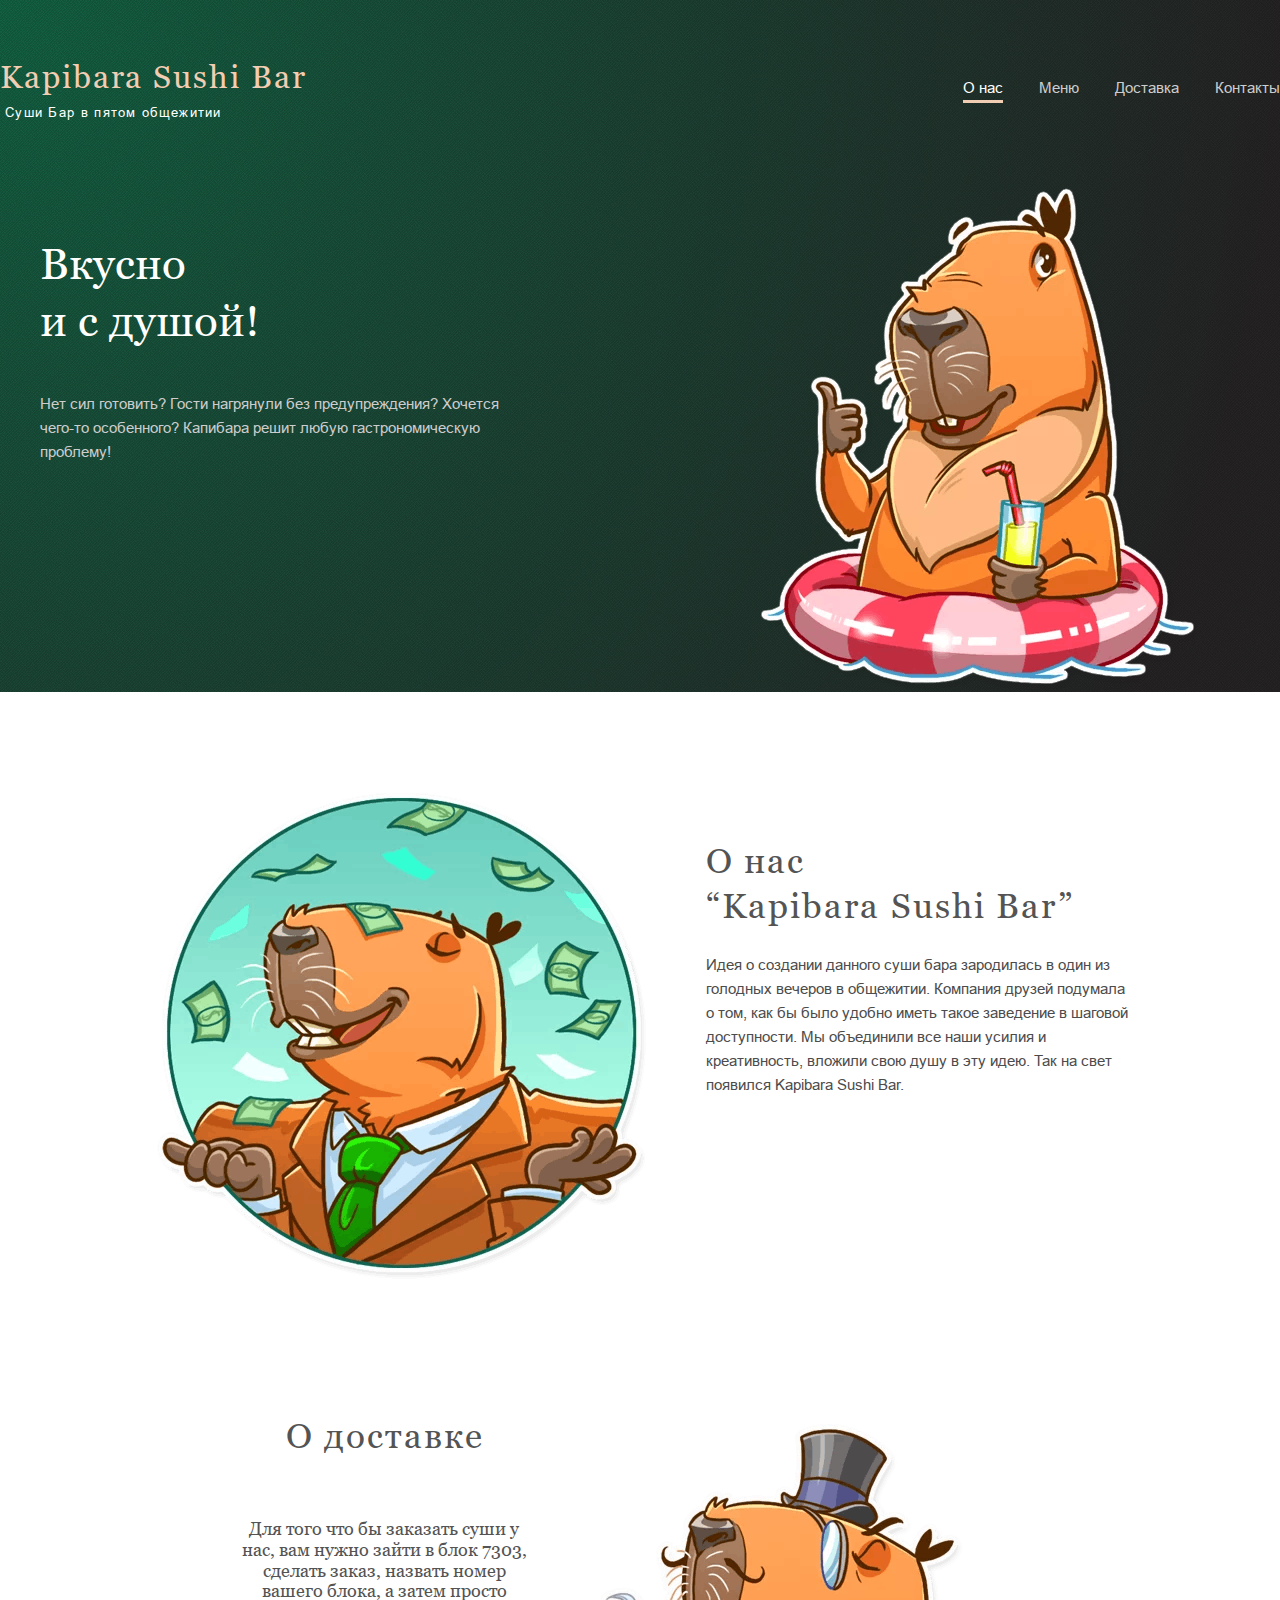
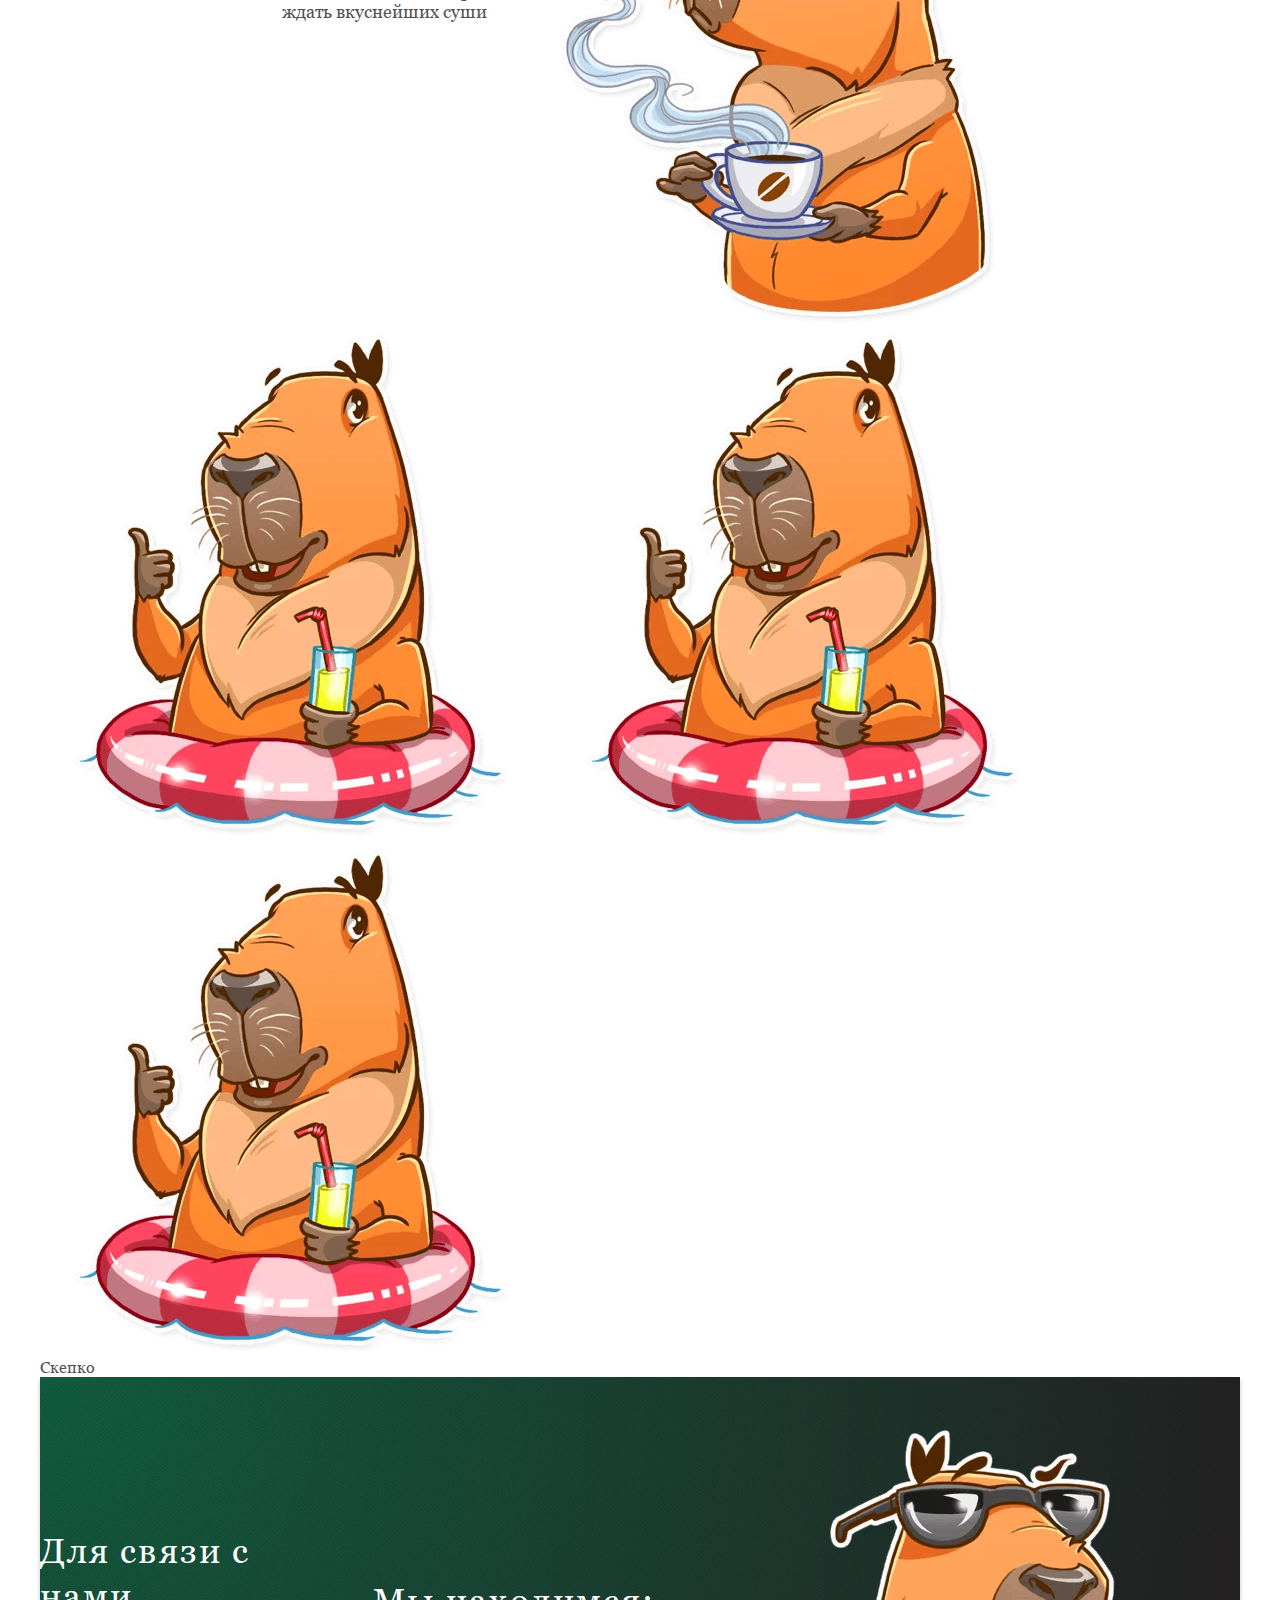
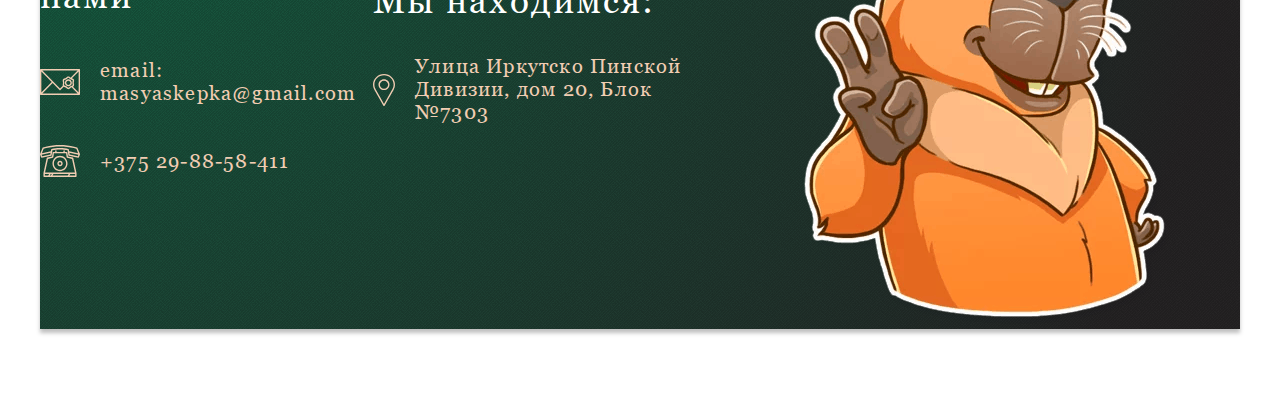
<file: pages/main/index.html>
<!DOCTYPE html>
<html lang="rus">

<head>
    <meta charset="UTF-8">
    <meta http-equiv="X-UA-Compatible" content="IE=edge">
    <meta name="viewport" content="width=device-width, initial-scale=1.0">
    <link rel="icon" type="image/x-icon" href="../../assets/image/Sonya-Swarm-Dog.ico">
    <link rel="stylesheet" href="../../assets/normalize.css">
    <link rel="stylesheet" href="style.css">
    <title>sushi</title>

    <script type="module" src="./script.js" defer></script>
</head>

<body>
    <section id="section" class="start-screen">

        <div class="wrapper">

            <header>

                <div class="header__logo">
                    <a href="index.html">
                        <h1 class="header__logo__h1">
                            Kapibara Sushi Bar
                        </h1>
                        <p>Суши Бар в пятом общежитии</p>
                    </a>
                </div>

                <nav class="header__nav" id="header__nav">
                    <div class="header__logo">
                        <a href="index.html">
                            <h1 class="header__logo__h1">
                                Kapibara Sushi Bar
                            </h1>
                            <p>Суши Бар в пятом общежитии</p>
                        </a>
                    </div>

                    <ul class="header__menu">
                        <li>
                            <a href="#about" class="menu__link --active">О нас</a>
                        </li>
                        <li>
                            <a href="../pets/index.html" class="menu__link">Меню</a>
                        </li>
                        <li>
                            <a href="#help" class="menu__link">Доставка</a>
                        </li>
                        <li>
                            <a href="#footer" class="menu__link">Контакты</a>
                        </li>
                    </ul>
                </nav>

                <div class="header__burger" id="burger">
                    <span class="burger__line"></span>
                    <span class="burger__line"></span>
                    <span class="burger__line"></span>
                </div>

            </header>

            <div class="section__start-screen">
                <div class="start-screen__info-block">
                    <h2>Вкусно<br>и с душой!</h2>
                    <p>Нет сил готовить? Гости нагрянули без предупреждения? 
                    Хочется чего-то особенного? 
                    Капибара решит любую гастрономическую проблему!</p>
                   
                </div>
                <img src="../../assets/image/pngwing.com.png" alt="puppy Bigle">
            </div>
        </div>

    </section>

    <section id="about" class="section about">
        <div class="wrapper">
            <div class="about-block">
                <img src="../../assets/image/kapibara ns o nas.png" alt="Dog and cat photo">
                <div class="about-block__info">
                    <h3>О нас <br>“Kapibara Sushi Bar”</h3>
                    <p>Идея о создании данного суши бара зародилась в один
                        из голодных вечеров в общежитии. Компания друзей подумала
                        о том, как бы было удобно иметь такое заведение в шаговой 
                        доступности. Мы объединили все наши усилия и креативность, 
                        вложили свою душу в эту идею. Так на свет появился Kapibara Sushi Bar.
                     </p>
                    
                </div>
            </div>
        </div>
    </section>



    <section id="help" class="section help">
        <div class="wrapper">
            
            <div class="help__container">
                <div class="help__items">
                    <div class="help__text">
                        <h3 class="help__title">О доставке</h3>
                        <div class="help__subtitle">
                            Для того что бы заказать суши у нас, вам нужно 
                            зайти в блок 7303, сделать заказ, назвать номер вашего
                            блока, а затем просто ждать вкуснейших суши
                        </div>
                    </div>

                    <img src="../../assets/image/nadostavku.png" alt="donaton dog photo">

                </div>
            </div>
        </div>

        <div class="Surname">
            
            <div class="surname_img">
                <div class="surname__items">
                    <div class="help__text">
                        <img src="../../assets/image/pngwing.com.png" alt="puppy Bigle"><img src="../../assets/image/pngwing.com.png" alt="puppy Bigle"><img src="../../assets/image/pngwing.com.png" alt="puppy Bigle">
                       
                        <div class="surname_text">
                            Скепко
                        </div>
                    </div>

               

                </div>
            </div>
        </div>




    <footer id="footer">
        <div class="wrapper">
            <div class="footer__container">
                <div class="footer__for_question">
                    <h3>Для связи с нами</h3>
                    <a class="footer__for_question__link_icon" href="mailto:email@shelter.com"><img
                            src="../../assets/image/icon-email.svg" alt="mail icon">
                        <h4>
                            email: masyaskepka@gmail.com
                        </h4>
                    </a>
                    <a class="footer__for_question__link_icon" href="tel:13 674 567 75 54"><img
                            src="../../assets/image/icon-phone.svg" alt="phone icon">
                        <h4>
                            +375 29-88-58-411
                        </h4>
                    </a>
                </div>

                <div class="footer__waiting">
                    <h3>Мы находимся:</h3>
                    <a class="footer__waiting__link_icon" href="https://goo.gl/maps/WX37mRj6ppK4Vcq67"
                        target="blank"><img class="marker" src="../../assets/image/icon-marker.svg" alt="location icon">
                        <h4>
                           Улица Иркутско Пинской Дивизии, дом 20, Блок №7303
                        </h4>
                    </a>
                  
                </div>

                <img src="../../assets/image/kapibarapoka.png" alt="footer pappy photo">
            </div>

        </div>
    </footer>
    
    <script src="./srpt.js"></script>
</body>

</html>
</file>
<file: pages/main/style.css>
/*==================== VARIABLES CSS ====================*/
:root {
    /*========== Colors ==========*/
    --color-light-xl: #ffffff;
    --color-light-l: #f6f6f6;
    --color-light-s: #fafafa;
    --color-dark-s: #cdcdcd;
    --color-dark-m: #b2b2b2;
    --color-dark-l: #545454;
    --color-dark-xl: #4c4c4c;
    --color-dark-3xl: #292929;
    --color-primary: #f1cdb3;
    --color-primary-light: #fddcc4;
}

/*          Typography          */
@font-face {
    font-family: "Arial";
    src: url("../../assets/fonts/arial/ArialMT.woff2") format("woff2"),
        url("../../assets/fonts/arial/ArialMT.woff") format("woff");
    font-weight: normal;
    font-style: normal;
    font-display: swap;
}

@font-face {
    font-family: "Georgia";
    src: url("../../assets/fonts/georgia/Georgia.woff2") format("woff2"),
        url("../../assets/fonts/georgia/Georgia.woff") format("woff");
    font-weight: normal;
    font-style: normal;
    font-display: swap;
}

body {
    font-family: "Georgia";
    font-style: normal;
    font-weight: 400;
    color: var(--color-dark-l);
}

body.--hidden {
    overflow: hidden;
}

h2 {
    font-weight: 400;
    font-size: 44px;
    line-height: 130%;
    margin: 0;
}
h3 {
    font-weight: 400;
    font-size: 35px;
    line-height: 129%;
    letter-spacing: 0.06em;
    margin: 0;
}
h4 {
    font-weight: 400;
    font-size: 20px;
    line-height: 115%;
    letter-spacing: 0.06em;
    margin: 0;
}
h5 {
    font-weight: 400;
    font-size: 15px;
    line-height: 110%;
    letter-spacing: 0.06em;
    margin: 0;
}

p {
    font-family: "Arial";
    font-style: normal;
    font-weight: 400;
    font-size: 15px;
    line-height: 160%;
    color: var(--color-dark-xl);
    margin: 0;
}
.paragraph_s {
    font-style: italic;
    font-size: 12px;
    line-height: 150%;
    color: var(--color-dark-m);
}

/*          SECTION 1          */
.section {
    padding: 80px 40px 50px 40px;
}
.wrapper {
    max-width: 12000px;
    margin: 0 auto;
}

.start-screen {
    background: url(../../assets/image/noise_transparent.png),
        radial-gradient(100% 215.42% at 0% 0%, #136344 0%, #262425 100%), #211f20;
    box-shadow: 0px 4px 4px rgba(0, 0, 0, 0.25);
}

header {
    display: flex;
    flex-wrap: wrap;
    height: 60px;
    align-items: center;
    justify-content: space-between;
    padding-top: 60px;
    margin: 0 auto;
}

.header__burger {
    display: none;
    width: 30px;
    height: 30px;
    padding-right: 43px;
    padding-bottom: 10px;
}

.burger__line {
    background-color: var(--color-primary);
    width: 30px;
    height: 2px;
    display: block;
    margin: 8px auto;
    transition: 0.5s;
}

.header__burger.--open .burger__line:nth-child(1) {
    transform: translateX(-13px) translateY(10px) rotate(90deg);
}
.header__burger.--open .burger__line:nth-child(2) {
    transform: rotate(90deg);
}
.header__burger.--open .burger__line:nth-child(3) {
    transform: translateX(13px) translateY(-10px) rotate(90deg);
}

.header__logo > a {
    text-decoration: none;
}

.header__logo__h1 {
    font-size: 32px;
    line-height: 110%;
    letter-spacing: 0.06em;
    font-weight: 400;
    margin: 0;
    color: var(--color-primary);
}

.header__logo > a > p {
    font-size: 13px;
    line-height: 15px;
    letter-spacing: 0.1em;
    color: var(--color-light-xl);
    margin: 10px 0 0 5px;
}

.header__nav .header__logo {
    display: none;
}

.header__menu {
    display: flex;
    justify-content: space-between;
    list-style: none;
    margin-top: 11px;
}

.header__menu > li:not(:first-child) {
    margin-left: 36px;
}

.menu__link {
    font-family: "Arial";
    font-style: normal;
    font-weight: 400;
    font-size: 15px;
    line-height: 160%;
    text-decoration: none;
    color: var(--color-dark-s);
    padding-bottom: 3px;
    border-bottom: 3px solid transparent;
}

.menu__link:hover {
    color: var(--color-primary);

    transition: color .4s;
}

.--active {
    color: var(--color-light-xl);
    border-bottom: 3px solid var(--color-primary);
    padding-bottom: 4px;
}

.section__start-screen {
    margin: 0 auto;
    max-width: 1200px;
    display: flex;
    justify-content: space-between;
    align-items: center;
    padding-top: 13px;
}

.section__start-screen > img {
    padding-top: 47px;
}

.start-screen__info-block {
    max-width: 460px;
    height: 321px;
    padding-bottom: 32px;
}

.start-screen__info-block > h2 {
    color: var(--color-light-xl);
    font-weight: 400;
}

.start-screen__info-block > p {
    color: var(--color-dark-s);
    font-weight: 400;
    margin-top: 42px;
}

.start-screen__info-block > form > button {
    width: 207px;
    margin-top: 41px;
    padding: 14px 45px;

    background: var(--color-primary);
    border-radius: 100px;
    border: none;
    cursor: pointer;

    font-size: 17px;
    line-height: 130%;
    letter-spacing: 1px;
}

.start-screen__info-block > form > button:hover {
    background: var(--color-primary-light);
}

/*          SECTION ABOUT          */
.about {
    background: var(--color-light-xl);
}
.about-block {
    display: flex;
    justify-content: space-evenly;
    align-items: center;
}

.about-block > img {
    padding-left: 55px;
}
.about-block__info {
    padding-right: 55px;
    height: 379px;
}
.about-block__info > h3 {
    padding-right: 55px;
}
.about-block__info > p {
    margin-bottom: 25px;
    margin-top: 24px;
    max-width: 430px;
}

/*          SECTION PETS          */
.pets {
    background-color: var(--color-light-l);
    margin: 0 auto;
    margin-top: 1px;
}

.pets_conteiner {
    display: flex;
    flex-direction: column;
    align-items: center;
}

.pets__title {
    text-align: center;
    margin-bottom: 36px;
    margin-left: 2px;
}

.pets__slider {
    width: 100%;
    display: flex;
    align-items: center;
    justify-content: space-between;
}

.slider__items {
    display: flex;
    margin-top: 23px;
    gap: 90px;
}

.slider__item {
    width: 270px;
    display: flex;
    flex-direction: column;
    align-items: center;
    background-color: var(--color-light-s);
    border-radius: 9px;
    cursor: pointer;
    margin: 0 auto;
}

.slider__item:hover {
    background-color: var(--color-light-xl);
}

.slidder__item-all-card {
    width: 992px;
    height: 457px;
    position: relative;
    overflow: hidden;
}

.item_title {
    font-family: "Georgia";
    font-style: normal;
    font-weight: 400;
    font-size: 20px;
    line-height: 23px;
    letter-spacing: 0.06em;
    text-align: center;
    margin-top: 29px;
    margin-bottom: 30px;
}

.item_button {
    width: 187px;
    height: 52px;
    background-color: transparent;
    padding: 13px 40px;
    border: 2px solid var(--color-primary);
    box-sizing: border-box;
    border-radius: 100px;
    font-size: 17px;
    line-height: 150%;
    letter-spacing: 0.06em;
    color: var(--color-dark-3xl);
    cursor: pointer;
    margin-bottom: 30px;
}

.slider__item:hover > .item_button {
    background-color: var(--color-primary-light);
}

.slider__item:hover > .item_button:hover {
    background-color: var(--color-primary);
}

.slider__button {
    display: flex;
    align-items: center;
    justify-content: center;
    width: 48px;
    height: 48px;
    border-radius: 50%;
    border: 2px solid var(--color-primary);
    cursor: pointer;
    margin-top: 22px;
}

.carousel-right {
    position: absolute;
    top: 0;
    left: 0%;
    animation: shiftR 0.6s linear;
}

@media (max-width: 1279px) {
    .carousel-right {
        animation: shiftR 0.4s linear;
    }
}

@media (max-width: 767px) {
    .carousel-right {
        animation: shiftR 0.2s linear;
    }
}

.carousel-left {
    position: absolute;
    top: 0;
    right: 0;
    animation: shiftL 0.6s linear;
}

@media (max-width: 1279px) {
    .carousel-left {
        right: -22%;
        animation: shiftLTwo 0.4s linear;
    }
}

@media (max-width: 767px) {
    .carousel-left {
        right: -162%;
        animation: shiftLOne 0.2s linear;
    }
}

@keyframes shiftR {
    0% {
        left: 0%;
    }
    100% {
        left: -109.1%;
    }
}

@keyframes shiftLOne {
    0% {
        right: -53%;
    }
    100% {
        right: -162%;
    }
}

@keyframes shiftLTwo {
    0% {
        right: 84%;
    }
    100% {
        right: -22%;
    }
}

@keyframes shiftL {
    0% {
        right: 0%;
    }
    100% {
        right: -109.1%;
    }
}

.slider__button:hover {
    background: var(--color-primary-light);
    border-color: var(--color-primary-light);
}

.pets__button {
    cursor: pointer;
    width: 261px;
    padding: 13px 40px;
    margin-top: 62px;
    background: var(--color-primary);
    border: none;
    border-radius: 100px;

    font-family: "Georgia";
    font-style: normal;
    font-weight: 400;
    font-size: 17px;
    line-height: 150%;

    letter-spacing: 0.06em;

    color: var(--color-dark-3xl);
}
.pets__button:hover {
    background-color: var(--color-primary-light);
}

/*          SECTION HELP            */
.help {
    padding-bottom: 85px;
}

.help__title {
    text-align: center;
    margin-bottom: 60px;
    margin-left: 2px;
}

.help__container {
    margin: 0 auto;
    max-width: 800px;


}

.help__subtitle {
    font-size: 18px;
    text-align: center;

}

.help__items {
    display: flex;
}







/*          FOOTER          */
footer {
    background: url(../../assets/image/noise_transparent.png),
        radial-gradient(100% 215.42% at 0% 0%, #136344 0%, #262425 100%), #211f20;
    box-shadow: 0px 4px 4px rgba(0, 0, 0, 0.25);
}

.footer__container {
    margin: auto;
    display: flex;
    flex-wrap: wrap;
    align-items: center;
    justify-content: space-between;
}

.footer__for_question__link_icon {
    display: flex;
    align-items: center;
    margin-top: 40px;
    color: var(--color-primary);
    text-decoration: none;
}

.footer__for_question__link_icon > img {
    margin-right: 20px;
}

.footer__for_question {
    width: 280px;
    display: flex;
    flex-wrap: wrap;
    align-items: center;
}

.footer__waiting {
    width: 19.51em;
    display: flex;
    flex-wrap: wrap;
    align-items: center;
    margin-left: 10px;
}

.footer__waiting__link_icon {
    display: flex;
    align-items: center;
    color: var(--color-primary);
    margin-top: 31px;
    margin-bottom: 3px;
    text-decoration: none;
}

.footer__waiting__link_icon > img {
    width: 22px;
    height: 32px;
    margin-right: 20px;
}

.marker {
    width: 22px;
}

.footer__waiting > h3,
.footer__for_question > h3 {
    color: var(--color-light-xl);
}

.footer__container > img {
    margin-top: 40px;
}

.footer__for_question__link_icon:hover,
.footer__waiting__link_icon:hover {
    color: var(--color-primary-light);
}

.modal {
    display: none;
}

.modal.--open {
    position: fixed;
    display: flex;
    justify-content: center;
    align-items: center;
    top: 0;
    left: 0;
    right: 0;
    bottom: 0;
    z-index: 100;
    background: rgba(41, 41, 41, 0.6);
}

.modal__container {
    width: 952px;
    height: 552px;
    margin-top: 75px;
    margin-right: 45px;
}

.modal__container__window {
    position: relative;
    display: flex;
    width: 900px;
    height: 500px;
    background: #fafafa;
    box-shadow: 0px 2px 35px 14px rgba(13, 13, 13, 0.04);
    border-radius: 9px;
}

.modal__container__window_close {
    position: absolute;
    top: -75px;
    right: -45px;
    display: flex;
    align-items: center;
    justify-content: center;
    width: 48px;
    height: 48px;
    border-radius: 50%;
    border: 2px solid var(--color-primary);
    cursor: pointer;
    margin-top: 22px;
    background-color: transparent;
}

.modal__container__window_close:hover {
    background: var(--color-primary-light);
    border-color: var(--color-primary-light);
}

.modal__container__window__img {
    width: 500px;
    height: 500px;
}

.modal__container__window__info {
    display: flex;
    flex-direction: column;
    padding: 50px 20px 85px 29px;
}

.window__info__h4 {
    margin-top: 10px;
    margin-bottom: 40px;
}

.window__info__properties {
    padding: 0;
    margin-top: 42px;
    list-style: none;
}

.window__info__properties > li:not(:last-child) {
    margin-bottom: 10px;
}

.window__info__properties > li::before {
    color: var(--color-primary);
    padding-right: 8px;
}

.window__info__properties > li > span {
    letter-spacing: 0.06rem;
}

/*          MOBILE          */
@media (max-width: 1279px) {
    .wrapper {
        padding: 0 30px;
    }
    /*          START SCREEN            */
    header {
        padding-top: 30px;
    }
    .section__start-screen {
        margin-top: 48px;
        flex-direction: column;
    }
    .section__start-screen > img {
        margin-top: 22px;
        margin-left: 134px;
        width: 569px;
        height: 593px;
    }
    .start-screen__info-block > form {
        text-align: center;
        margin-top: 1px;
    }
    /*          ABOUT            */
    .about-block {
        flex-wrap: wrap-reverse;
        justify-content: center;
    }

    .about-block > img {
        padding-left: 0;
        margin-top: 80px;
    }
    .about-block__info {
        padding-right: 0;
    }
    .about-block__info > h3 {
        padding-right: 0;
    }
    .about-block__info > p {
        margin-bottom: 24px;
        margin-bottom: 25px;
        margin-top: 24px;
        max-width: 430px;
    }
    /*          PETS            */
    .section.pets {
        padding-left: 0;
        padding-right: 0;
    }

    .pets__slider {
        justify-content: center;
        gap: 12px;
    }

    .slidder__item-all-card {
        width: 582px;
        height: 457px;
    }

    .slider__items {
        gap: 38px;
        max-width: 708px;
    }

    .slider__item:nth-child(3) {
        display: none;
    }
    /*          HELP           */
    .section.help {
        padding: 80px 0 100px 0;
    }

    .help__container__list {
        height: auto;
        margin: 0 auto;
        grid-column-gap: 65px;
        max-width: 630px;
        display: grid;
        grid-template-columns: repeat(3, 1fr);
    }

    .container__info__p {
        width: auto;
    }
    .donation__container {
        flex-wrap: wrap-reverse;
        margin-left: -19px;
    }
    .donation__container > img {
        margin-top: 61px;
        margin-right: 0;
    }
    .donation__container__info {
        display: flex;
        flex-direction: column;
        justify-content: center;
        max-width: 360px;
    }

    .footer__container {
        padding-top: 30px;
        padding-left: 11px;
        justify-content: center;
        gap: 50px;
    }

    .footer__container > img {
        margin-top: 14px;
        margin-left: -11px;
    }

    .modal__container {
        width: 682px;
        height: 402px;
    }

    .modal__container__window {
        width: 630px;
        height: 350px;
    }

    .modal__container__window__img {
        width: 350px;
        height: 350px;
    }

    .modal__container__window__info {
        padding: 10px 9px 37px 10px;
    }
    .window__info__h4 {
        margin-bottom: 20px;
    }

    .window__info__h5 {
        font-size: 13px;
    }

    .window__info__properties {
        margin-top: 20px;
    }
    .window__info__properties > li:not(:last-child) {
        margin-bottom: 5px;
    }

    .window__info__properties > li::before {
        padding-right: 5px;
    }
}

@media (max-width: 767px) {
    h2,
    h3 {
        font-size: 25px;
        text-align: center;
    }

    h4 {
        font-size: 15px;
    }

    .section {
        padding: 42px 10px;
    }

    .wrapper {
        padding: 0 10px;
    }

    /*          START SCREEN            */
    .header__nav {
        position: fixed;
        right: -740px;
        height: 100vh;
        bottom: 0;
        display: flex;
        flex-direction: column;
        justify-content: center;
        align-items: center;
        width: 320px;
        background-color: var(--color-dark-3xl);
        transition: all 0.3s;
    }
    .header__menu {
        flex-direction: column;
        align-items: center;
        gap: 40px;
        padding-top: 5px;
        padding-left: 0;
    }
    .header__menu > li,
    .header__menu > li:not(:first-child) {
        margin-left: 0;
    }

    .menu__link {
        font-size: 32px;
    }

    .header__nav .header__logo {
        position: absolute;
        top: 30px;
        left: 10px;
        display: flex;
    }

    .header__burger {
        display: initial;
    }

    .header__nav.--open {
        top: 0;
        right: 0;
        bottom: 0;
        display: flex;
        justify-content: center;
    }

    .--active {
        padding-bottom: 8px;
    }

    .--open::after {
        position: fixed;
        content: "";
        width: 100%;
        height: 100%;
        top: 0;
        left: 0;
        z-index: -1;
        background: #29292999;
    }

    .section__start-screen {
        margin-top: 47px;
    }

    .section__start-screen > img {
        width: 260px;
        height: 271.77px;
        margin-top: 0;
        margin-left: 43px;
    }

    .start-screen__info-block {
        display: flex;
        flex-direction: column;
        align-items: center;
    }

    .start-screen__info-block > h2 {
        letter-spacing: 0.06em;
    }

    .start-screen__info-block > p {
        text-align: center;
    }

    /*          ABOUT            */
    .about-block__info {
        text-align: justify;
        padding: 0 5px;
    }

    .about-block > img {
        width: 260px;
        height: 353.6px;
        margin-top: 158px;
    }

    /*          PETS            */
    .pets__slider {
        max-width: 320px;
        margin: 0 auto;
        flex-wrap: wrap;
        justify-content: center;
    }
    .slidder__item-all-card {
        width: 270px;
        height: 457px;
    }

    .slider__items {
        order: 1;
        margin-top: 5px;
    }
    .slider__button.prev {
        margin-top: -10px;
        margin-right: 35px;
        order: 2;
    }
    .slider__button.next {
        margin-top: -10px;
        margin-left: 35px;
        order: 3;
    }

    .pets__button{
        margin-top: 44px;
    }

    .slider__item:nth-child(2){
        display: none;
    }

    /*          HELP            */
    .section.help {
        padding: 0 0 16px 0;
    }
    .help__title {
        margin-top: 42px;
        margin-bottom: 41px;
    }

    .help__container__list {
        grid-column-gap: 20px;
        grid-row-gap: 4px;
        grid-template-columns: repeat(2, 1fr);
    }

    .list__icon {
        width: 50px;
        margin-bottom: 15px;
    }

    /*          DONATION            */
    .donation__container {
        margin-left: 0;
    }
    .container__info__h5 {
        text-align: center;
        letter-spacing: 0;
        margin-top: 24px;
        margin-bottom: 23px;
    }
    .container__info__card {
        width: 281px;
        font-size: 15px;
        padding: 10px 0;
    }
    .container__info__card > img {
        margin-left: 15px;
    }
    .container__info__p {
        text-align: justify;
    }
    .donation__container__info {
        align-items: center;
    }
    .donation__container > img {
        width: 260px;
        height: 135.2px;
        margin-right: 0;
    }
    

    /*          FOOTER            */
    .footer__container {
        gap: 39px;
        padding-left: 0;
    }

    .footer__for_question__link_icon > h4,
    .footer__waiting__link_icon > h4 {
        font-size: 20px;
    }
    .footer__for_question > h3,
    .footer__waiting > h3 {
        width: 270px;
    }

    .footer__for_question {
        justify-content: center;
    }

    .footer__waiting {
        margin-left: 0;
    }
    .footer__waiting > h3 {
        margin-left: 15px;
    }
    .footer__waiting__link_icon {
        margin-top: 40px;
        margin-bottom: -1px;
    }

    .footer__container > img {
        margin-top: 4px;
        margin-left: 0px;
        width: 260px;
        height: 269px;
    }

    .modal__container {
        width: 270px;
        height: 393px;
        margin-right: 0;
    }
    .modal__container__window_close {
        top: -70px;
        right: -35px;
    }
    .modal__container__window {
        width: 240px;
        padding-bottom: 20px;
    }

    .modal__container__window__img {
        display: none;
    }

    .modal__container__window__info {
        padding: 10px 9px 37px 10px;
    }
    .window__info__h4 {
        margin-bottom: 20px;
        text-align: center;
    }

    .window__info__h5 {
        font-size: 13px;
        text-align: center;
    }

    .window__info__properties {
        margin-top: 20px;
    }
    .window__info__properties > li:not(:last-child) {
        margin-bottom: 5px;
    }

    .window__info__properties > li::before {
        padding-right: 5px;
    }
}
</file>
